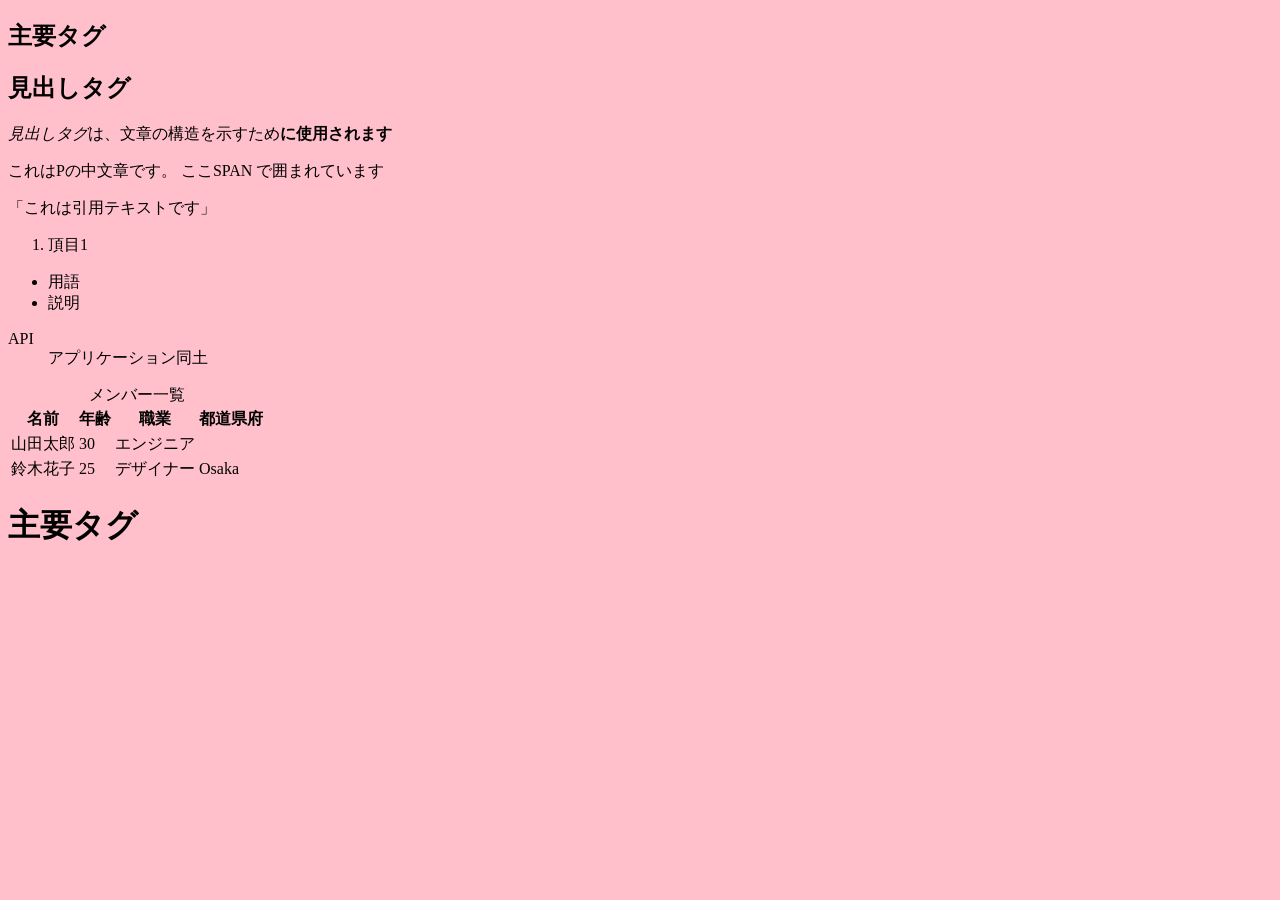
<file: 6th.html>
<!DOCTYPE html>
<html lang="ja">

<head>
    <meta charset="UTF-8">
    <meta name="viewport" content="width=device-width, initial-scale=1.0">
    <title>主要タグ</title>
    <link rel="stylesheet" href="css/style.css">
</head>

<body>
    <!--ページ上部のナビゲーションや導入部分-->
    <header>
        <nav>

        </nav>

    </header>

    <!--作成するページの一番重要なコンテンツを入れるブロック-->
    <main>
        <article>
            <h1>主要タグ</h1>
            <section>
                <h2>見出しタグ</h2>
                <p><em>見出しタグ</em>は、文章の構造を示すため<strong>に使用されます</strong></p>

                <div>
                    <p>これはPの中文章です。 <span>ここSPAN で囲まれています</span></p>
                </div>
            </section>
            <q>これは引用テキストです</q>

            <section>
                <ol>
                    <li>頂目1</li>
                </ol>
                <ul>
                    <li>用語</li>
                    <li>説明</li>
                </ul>
                <dl>
                    <dt>API</dt>
                    <dd>アプリケーション同土</dd>

                </dl>
            </section>
            <section>
                <section>
                    <table>
                        <caption>メンバー一覧</caption>
                        <thead>
                            <tr>
                                <th>名前</th>
                                <th>年齢</th>
                                <th>職業</th>
                                <th>都道県府</th>
                            </tr>
                        </thead>
                        <tbody>
                            <tr>
                                <td>山田太郎</td>
                                <td>30</td>
                                <td>エンジニア</td>
                            </tr>
                            <tr>
                                <td>鈴木花子</td>
                                <td>25</td>
                                <td>デザイナー</td>
                                <td>Osaka</td>
                            </tr>
                        </tbody>
                    </table>
                </section>
            </section>
        </article>


        <h1>主要タグ</h1>


    </main>
    <!--ページ下部のサイトリンク集や問い合わせ誘導など-->
    <footer>

    </footer>

    <body>

</html>
</file>
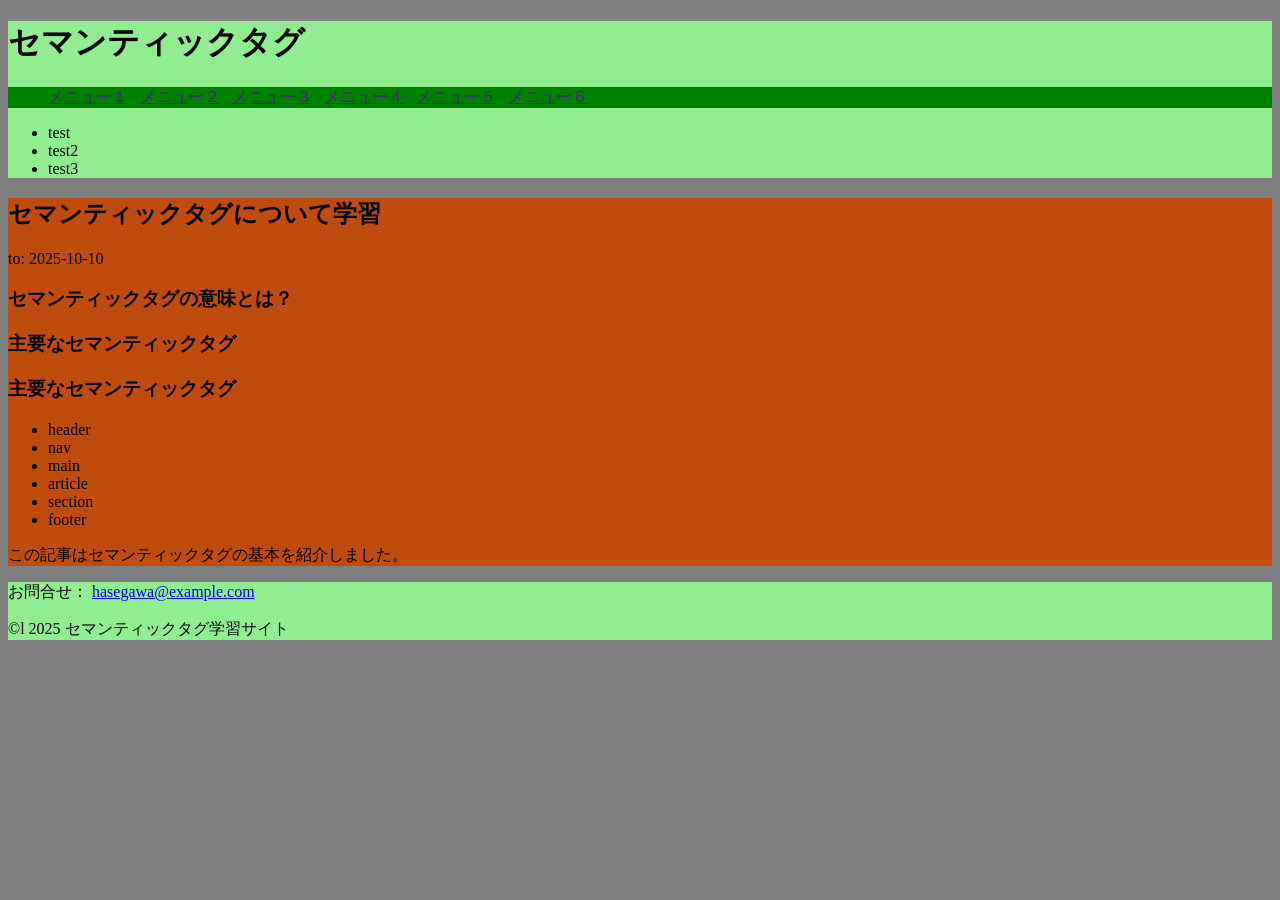
<file: 7th.html>
<!DOCTYPE html>
<html lang="ja">

<head>
    <meta charset="UTF-8">
    <meta name="viewport" content="width=device-width, initial-scale=1.0">
    <title>セマンティックタグ</title>
    <link rel="stylesheet" href="css/style.css">
    <style>
        body {
            background-color: gray;
        }
    </style>
</head>

<body> 
</body>

<!--ヘッダ-->

<header>
    <div class="container">
        <h1 class=""> セマンティックタグ</h1>

        <!--ナビゲーション-->
        <nav>

            <ul>
                <li><a href="">メニュー１</a></li>
                <li><a href="">メニュー２</a></li>
                <li><a href="">メニュー３</a></li>
                <li><a href="">メニュー４</a></li>
                <li><a href="">メニュー５</a></li>
                <li><a href="">メニュー６</a></li>
            </ul>
        </nav>
        <ul>
            <li>test</li>
            <li>test2</li>
            <li>test3</li>
        </ul>
    </div>

</header>
<!--メイン-->
<main id="main">
    <article>
        <!--記事のヘッダ-->
        <header id="main">
            <h2>セマンティックタグについて学習</h2>
            <p>to: <time datetime="2025-10-10">2025-10-10</time>
            </p>

        </header>
        <!--記事の区切り-->
        <section>
            <h3>セマンティックタグの意味とは？</h3>
            <p></p>
            </p>

        </section>

        <!--記事の区きり-->
        <section>
            <h3>主要なセマンティックタグ</h3>
            <h3>主要なセマンティックタグ</h3>
            <ul>
                <li>header</li>
                <li>nav</li>
                <li>main</li>
                <li>article</li>
                <li>section</li>
                <li>footer</li>
            </ul>
        </section>
        <!--記事のフった-->
        <footer>
            <p>この記事はセマンティックタグの基本を紹介しました。</p>

        </footer>

    </article>

</main>
<!--フッタ-->

<footer>
    <div class="container">
        <adress>
            <p>お問合せ： <a href="mailto:hasegawa@example.com">hasegawa@example.com</a> </p>
        </adress>
        <p>&copyl 2025 セマンティックタグ学習サイト</p>
    </div>

</footer>
</body>

</html>
</file>
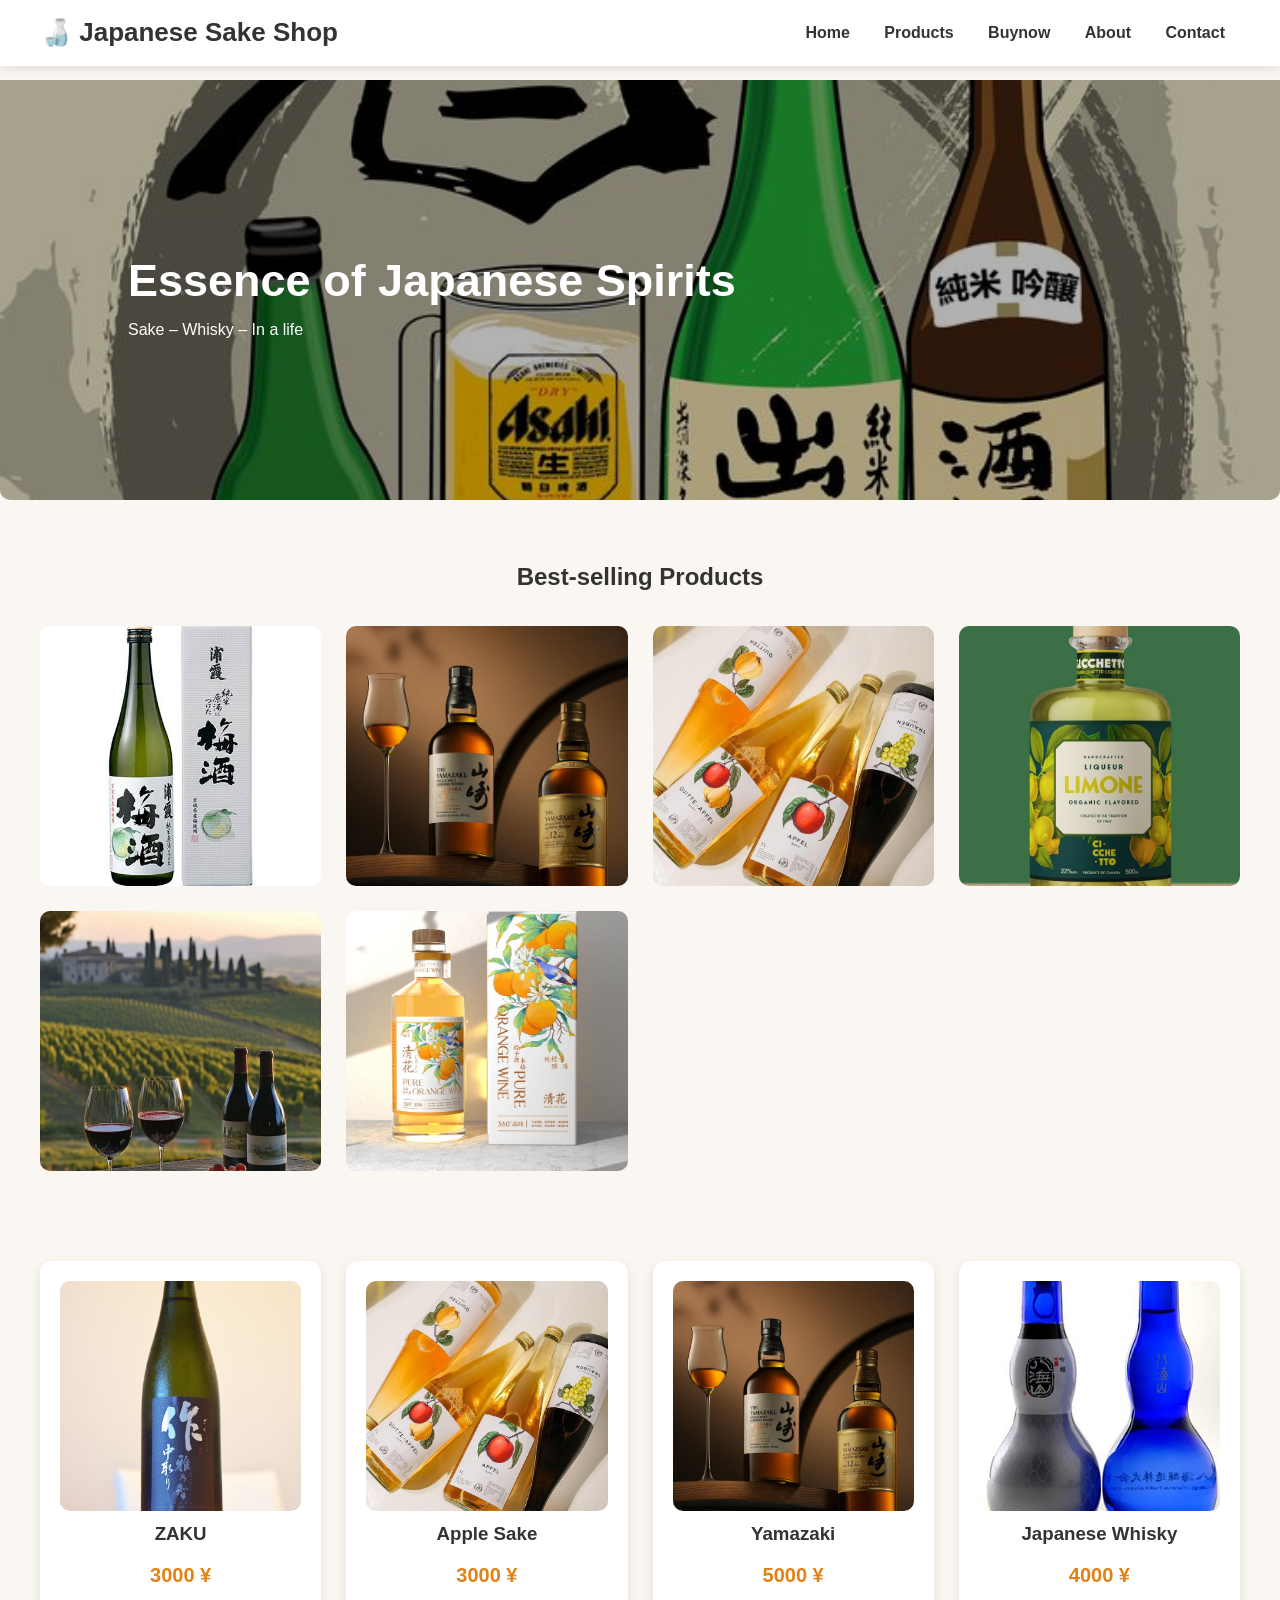
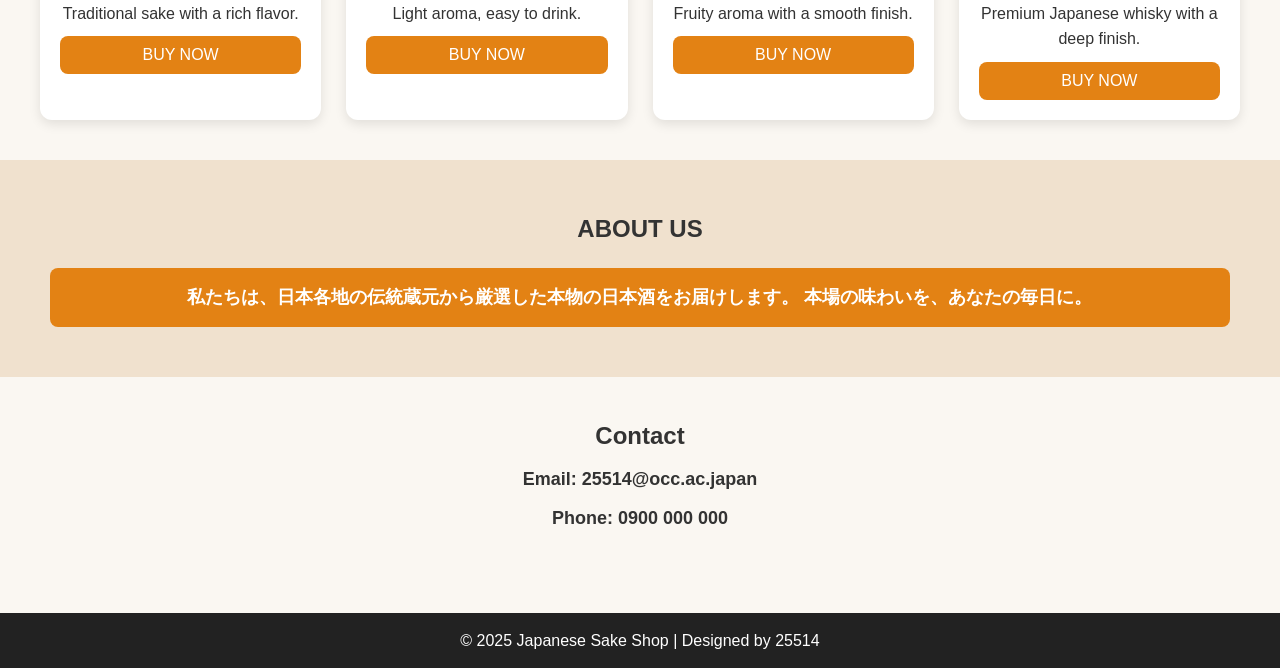
<file: b.html>
<!DOCTYPE html>
<html lang="ja">
<head>
  <meta charset="UTF-8">
  <title>Japanese Sake Shop</title>
  <meta name="viewport" content="width=device-width, initial-scale=1.0">
  <link rel="stylesheet" href="style1.css">
</head>

<body>

  <!-- HEADER -->
  <header class="header">
    <h1>🍶 Japanese Sake Shop</h1>
    <nav class="menu">
      <a href="#Home">Home</a>
      <a href="#Products">Products</a>
      <a href="#Buynow">Buynow</a>
      <a href="#About">About</a>
      <a href="#Contact">Contact</a>
    </nav>
  </header>

  <!-- HERO -->
  <div class="hero" id="Home">
    <img src="assest/sake.jpg" alt="Japanese Sake Banner">
    <div class="hero-text fade-in">
      <h2>Essence of Japanese Spirits</h2>
      <p>Sake – Whisky – In a life</p>
    </div>
  </div>

  <!-- PRODUCTS -->
  <section id="Products">
    <h2><b>Best-selling Products</b></h2>

    <div class="product-grid">
      <img src="assest/梅酒-.jpg" alt="Sake 1">
      <img src="assest/山崎.jpg" alt="Whisky 1">
      <img src="assest/apple.jpg" alt="Apple Sake">
      <img src="assest/vintageLiqueur.jpg" alt="Vintage Sake">
      <img src="assest/grapeSake.jpg" alt="Grape Sake">
      <img src="assest/ OsmanthusWine.jpg" alt="Osmanthus Sake">
    </div>
  </section>

  <!-- BUY NOW SECTION -->
  <section id="Buynow" class="buy-section">

    <div class="Buynow">
      <img src="assest/tsukuru.jpg">
      <h3>ZAKU</h3>
      <p class="price">3000 ¥</p>
      <p>Traditional sake with a rich flavor.</p>
      <button class="add-cart"
        data-name="ZAKU"
        data-price="3000"
        data-img="assest/作.jpg">
        BUY NOW
      </button>
    </div>

    <div class="Buynow">
      <img src="assest/apple.jpg">
      <h3>Apple Sake</h3>
      <p class="price">3000 ¥</p>
      <p>Light aroma, easy to drink.</p>
      <button class="add-cart"
        data-name="Apple Sake"
        data-price="3000"
        data-img="assest/apple.jpg">
        BUY NOW
      </button>
    </div>

    <div class="Buynow">
      <img src="assest/山崎.jpg">
      <h3>Yamazaki</h3>
      <p class="price">5000 ¥</p>
      <p>Fruity aroma with a smooth finish.</p>
      <button class="add-cart"
        data-name="Yamazaki"
        data-price="5000"
        data-img="assest/山崎.jpg">
        BUY NOW
      </button>
    </div>

    <div class="Buynow">
      <img src="assest/hakkaisan.jpg">
      <h3>Japanese Whisky</h3>
      <p class="price">4000 ¥</p>
      <p>Premium Japanese whisky with a deep finish.</p>
      <button class="add-cart"
        data-name="Japanese Whisky"
        data-price="4000"
        data-img="assest/hakkaisan.jpg">
        BUY NOW
      </button>
    </div>

  </section>

  <!-- ABOUT -->
  <section id="About">
    <h2><b>ABOUT US</b></h2>
    <p class="about-text">
      <b>私たちは、日本各地の伝統蔵元から厳選した本物の日本酒をお届けします。  
      本場の味わいを、あなたの毎日に。</b>
    </p>
  </section>

  <!-- CONTACT -->
  <section id="Contact">
    <h2><b>Contact</b></h2>
    <p><b>Email: 25514@occ.ac.japan</b></p>
    <p><b>Phone: 0900 000 000</b></p>
  </section>

  <footer>
    © 2025 Japanese Sake Shop | Designed by 25514
  </footer>

  <!-- CART PANEL -->
  <div id="cartPanel" class="cart-panel">
    <h2>Your Cart</h2>
    <div id="cartItems"></div>
    <div class="cart-total">Total: <span id="totalPrice">0</span> ¥</div>
    <button class="checkout-btn" onclick="openCheckout()">Checkout</button>
    <button class="close-cart" onclick="closeCart()">Close</button>
  </div>

  <!-- CHECKOUT -->
  <div id="checkoutPopup" class="popup">
    <div class="popup-content">
      <span class="close" onclick="closeCheckout()">&times;</span>

      <h3>Checkout</h3>
      <label>Your Name</label>
      <input type="text" id="custName">

      <label>Address</label>
      <input type="text" id="custAddress">

      <label>Phone</label>
      <input type="text" id="custPhone">

      <p>Total Payment: <b id="checkoutTotal"></b> ¥</p>

      <button onclick="confirmOrder()">Confirm Order</button>
    </div>
  </div>

  <!-- JAVASCRIPT -->
  <script>
    let cart = [];

    document.querySelectorAll(".add-cart").forEach(btn => {
      btn.addEventListener("click", () => {
        let product = {
          name: btn.dataset.name,
          price: parseInt(btn.dataset.price),
          img: btn.dataset.img
        };
        cart.push(product);
        updateCart();
        openCart();
      });
    });

    function updateCart() {
      const cartItems = document.getElementById("cartItems");
      const totalPrice = document.getElementById("totalPrice");

      cartItems.innerHTML = "";
      let total = 0;

      cart.forEach((item, index) => {
        total += item.price;
        cartItems.innerHTML += `
          <div class="cart-item">
            <img src="${item.img}">
            <div>
              <p><b>${item.name}</b></p>
              <p>${item.price} ¥</p>
            </div>
            <button class="remove-btn" onclick="removeItem(${index})">X</button>
          </div>
        `;
      });

      totalPrice.textContent = total;
    }

    function removeItem(i) {
      cart.splice(i, 1);
      updateCart();
    }

    function openCart() {
      document.getElementById("cartPanel").classList.add("open");
    }
    function closeCart() {
      document.getElementById("cartPanel").classList.remove("open");
    }

    function openCheckout() {
      document.getElementById("checkoutTotal").textContent =
        document.getElementById("totalPrice").textContent;
      document.getElementById("checkoutPopup").style.display = "block";
    }
    function closeCheckout() {
      document.getElementById("checkoutPopup").style.display = "none";
    }

    function confirmOrder() {
      alert("Your order has been placed successfully!");
      cart = [];
      updateCart();
      closeCheckout();
      closeCart();
    }
  </script>

</body>
</html>
</file>
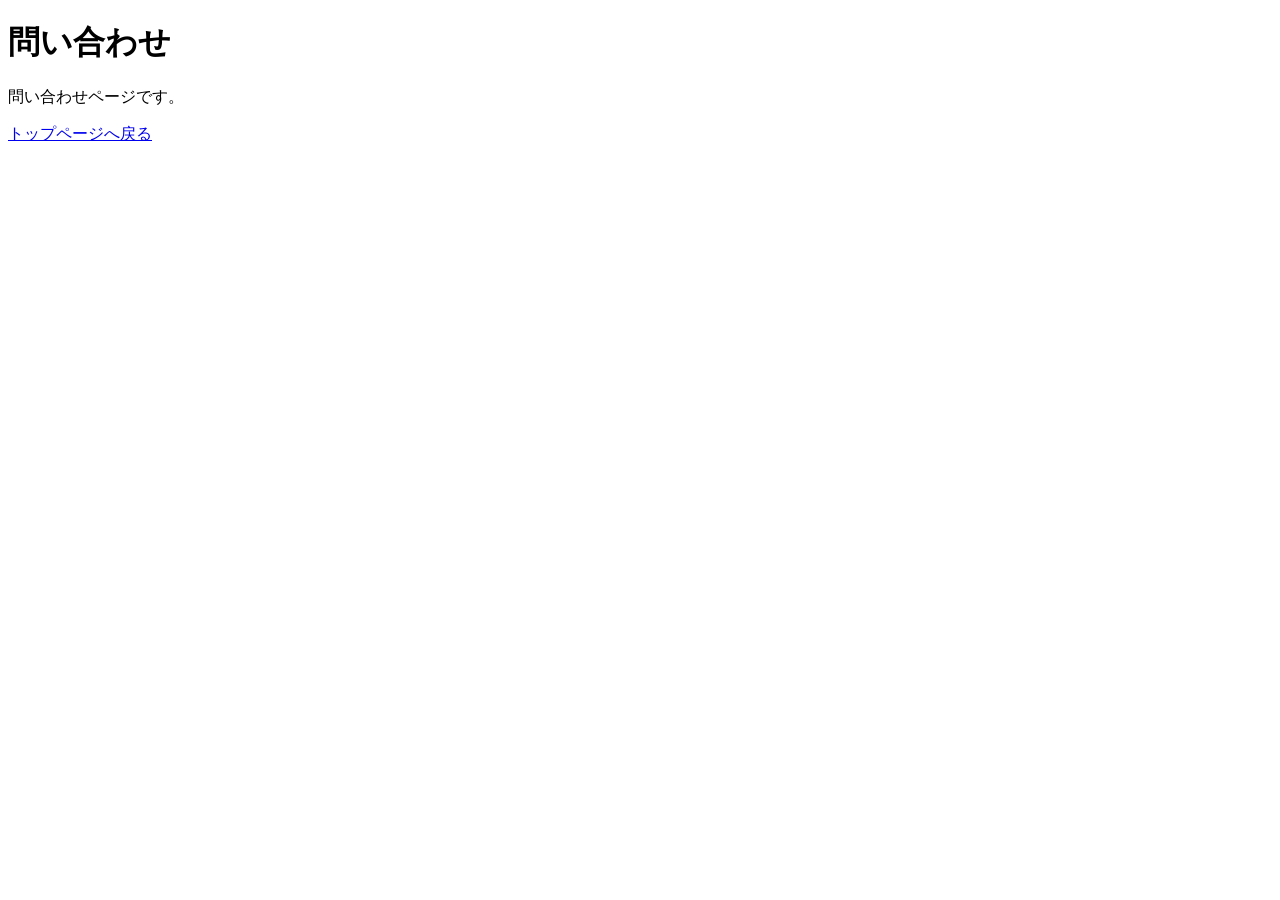
<file: contact.html>
<!DOCTYPE html>
<html lang="ja">
<head>
    <meta charset="UTF-8">
    <meta name="viewport" content="width=device-width, initial-scale=1.0">
    <title>問い合わせ</title>
</head>
<body>
    <h1>問い合わせ</h1>
    <p>問い合わせページです。</p>
    <a href="index.html">トップページへ戻る</a>
</body>
</html>
</file>
<file: css/style.css>
body {
    background-color: pink;
}


nav {
    background-color: green;
}

nav ul {
    display: flex;
    gap: .75rem;
    list-style:none;
}

.container {
    background-color: lightgreen;
}

#main {
    background-color: rgb(192, 76, 13);
}
/*NAME {
PROPERTY: VALUE;
}*/
</file>
<file: style1.css>
/* RESET CSS */
* {
  margin: 0;
  padding: 0;
  box-sizing: border-box;
  font-family: "Arial", sans-serif;
}

body {
  background: #faf7f2;
  color: #333;
  line-height: 1.6;
}

/* HEADER */
.header {
  position: fixed;
  top: 0;
  width: 100%;
  background: #ffffff;
  display: flex;
  justify-content: space-between;
  align-items: center;
  padding: 12px 40px;
  box-shadow: 0 3px 10px rgba(0,0,0,0.1);
  z-index: 100;
}

.header h1 {
  font-size: 26px;
}

.menu a {
  margin: 0 15px;
  text-decoration: none;
  color: #333;
  font-weight: bold;
  transition: 0.3s;
}

.menu a:hover {
  color: #e38214;
}

/* HERO */
.hero {
  position: relative;
  margin-top: 80px;
}

.hero img {
  width: 100%;
  height: 420px;
  object-fit: cover;
  filter: brightness(70%);
  border-radius: 0 0 10px 10px;
}

.hero-text {
  position: absolute;
  top: 50%;
  left: 10%;
  transform: translateY(-50%);
  color: white;
}

.hero-text h2 {
  font-size: 45px;
  font-weight: bold;
}

.fade-in {
  animation: fadeIn 2s ease-in-out;
}

@keyframes fadeIn {
  from { opacity: 0; }
  to { opacity: 1; }
}

/* PRODUCTS */
#Products {
  padding: 50px 40px;
  text-align: center;
}

.product-grid {
  margin-top: 30px;
  display: grid;
  grid-template-columns: repeat(auto-fit, minmax(240px, 1fr));
  gap: 25px;
}

.product-grid img {
  width: 100%;
  height: 260px;
  object-fit: cover;
  border-radius: 10px;
  transition: 0.4s;
  cursor: pointer;
}

.product-grid img:hover {
  transform: scale(1.05);
  box-shadow: 0 6px 15px rgba(0,0,0,0.2);
}

/* BUY NOW SECTION */
.buy-section {
  display: grid;
  grid-template-columns: repeat(auto-fit, minmax(260px, 1fr));
  gap: 25px;
  padding: 40px;
}

.Buynow {
  background: #fff;
  padding: 20px;
  border-radius: 12px;
  box-shadow: 0 4px 12px rgba(0,0,0,0.1);
  text-align: center;
  transition: 0.3s;
}

.Buynow:hover {
  transform: translateY(-5px);
}

.Buynow img {
  width: 100%;
  height: 230px;
  object-fit: cover;
  border-radius: 10px;
}

.price {
  color: #e38214;
  font-size: 20px;
  margin: 10px 0;
  font-weight: bold;
}

.add-cart {
  margin-top: 10px;
  padding: 10px 15px;
  width: 100%;
  background: #e38214;
  color: white;
  border: none;
  border-radius: 8px;
  font-size: 16px;
  cursor: pointer;
  transition: 0.3s;
}

.add-cart:hover {
  background: #d06f0f;
}

/* ABOUT */
#About {
  padding: 50px;
  background: #f0e1ce;
  text-align: center;
}

.about-text {
  margin-top: 20px;
  padding: 15px;
  background: #e38214;
  color: white;
  font-size: 18px;
  border-radius: 8px;
}

/* CONTACT */
#Contact {
  padding: 40px;
  text-align: center;
}

#Contact p {
  font-size: 18px;
  margin-top: 10px;
}

/* FOOTER */
footer {
  background: #222;
  color: white;
  padding: 15px;
  text-align: center;
  margin-top: 40px;
}

/* CART PANEL */
.cart-panel {
  position: fixed;
  right: -400px;
  top: 0;
  width: 350px;
  height: 100%;
  background: #fff;
  box-shadow: -5px 0 10px rgba(0,0,0,0.2);
  padding: 20px;
  transition: 0.4s ease;
  z-index: 200;
}

.cart-panel.open {
  right: 0;
}

.cart-item {
  display: flex;
  align-items: center;
  gap: 10px;
  margin: 15px 0;
  border-bottom: 1px solid #ddd;
  padding-bottom: 10px;
}

.cart-item img {
  width: 60px;
  height: 60px;
  object-fit: cover;
}

.remove-btn {
  margin-left: auto;
  background: red;
  border: none;
  color: white;
  padding: 5px 8px;
  cursor: pointer;
  border-radius: 5px;
}

.cart-total {
  margin-top: 20px;
  font-size: 20px;
  font-weight: bold;
}

.checkout-btn {
  width: 100%;
  padding: 10px;
  background: #27ae60;
  color: white;
  border: none;
  border-radius: 8px;
  font-size: 18px;
  margin-top: 20px;
  cursor: pointer;
}

.close-cart {
  width: 100%;
  padding: 10px;
  background: #555;
  color: white;
  border: none;
  border-radius: 8px;
  font-size: 16px;
  margin-top: 10px;
  cursor: pointer;
}

/* POPUP CHECKOUT */
.popup {
  display: none;
  position: fixed;
  top: 0;
  left: 0;
  width: 100%;
  height: 100%;
  background: rgba(0,0,0,0.6);
  z-index: 300;
}

.popup-content {
  background: white;
  width: 90%;
  max-width: 350px;
  margin: 120px auto;
  padding: 20px;
  border-radius: 10px;
}

.popup-content input {
  width: 100%;
  padding: 10px;
  margin-bottom: 15px;
  border-radius: 8px;
  border: 1px solid #aaa;
}

.popup-content button {
  width: 100%;
  padding: 10px;
  background: #e38214;
  color: white;
  border: none;
  border-radius: 8px;
  cursor: pointer;
}

.popup-content .close {
  float: right;
  cursor: pointer;
  font-size: 22px;
}
</file>
